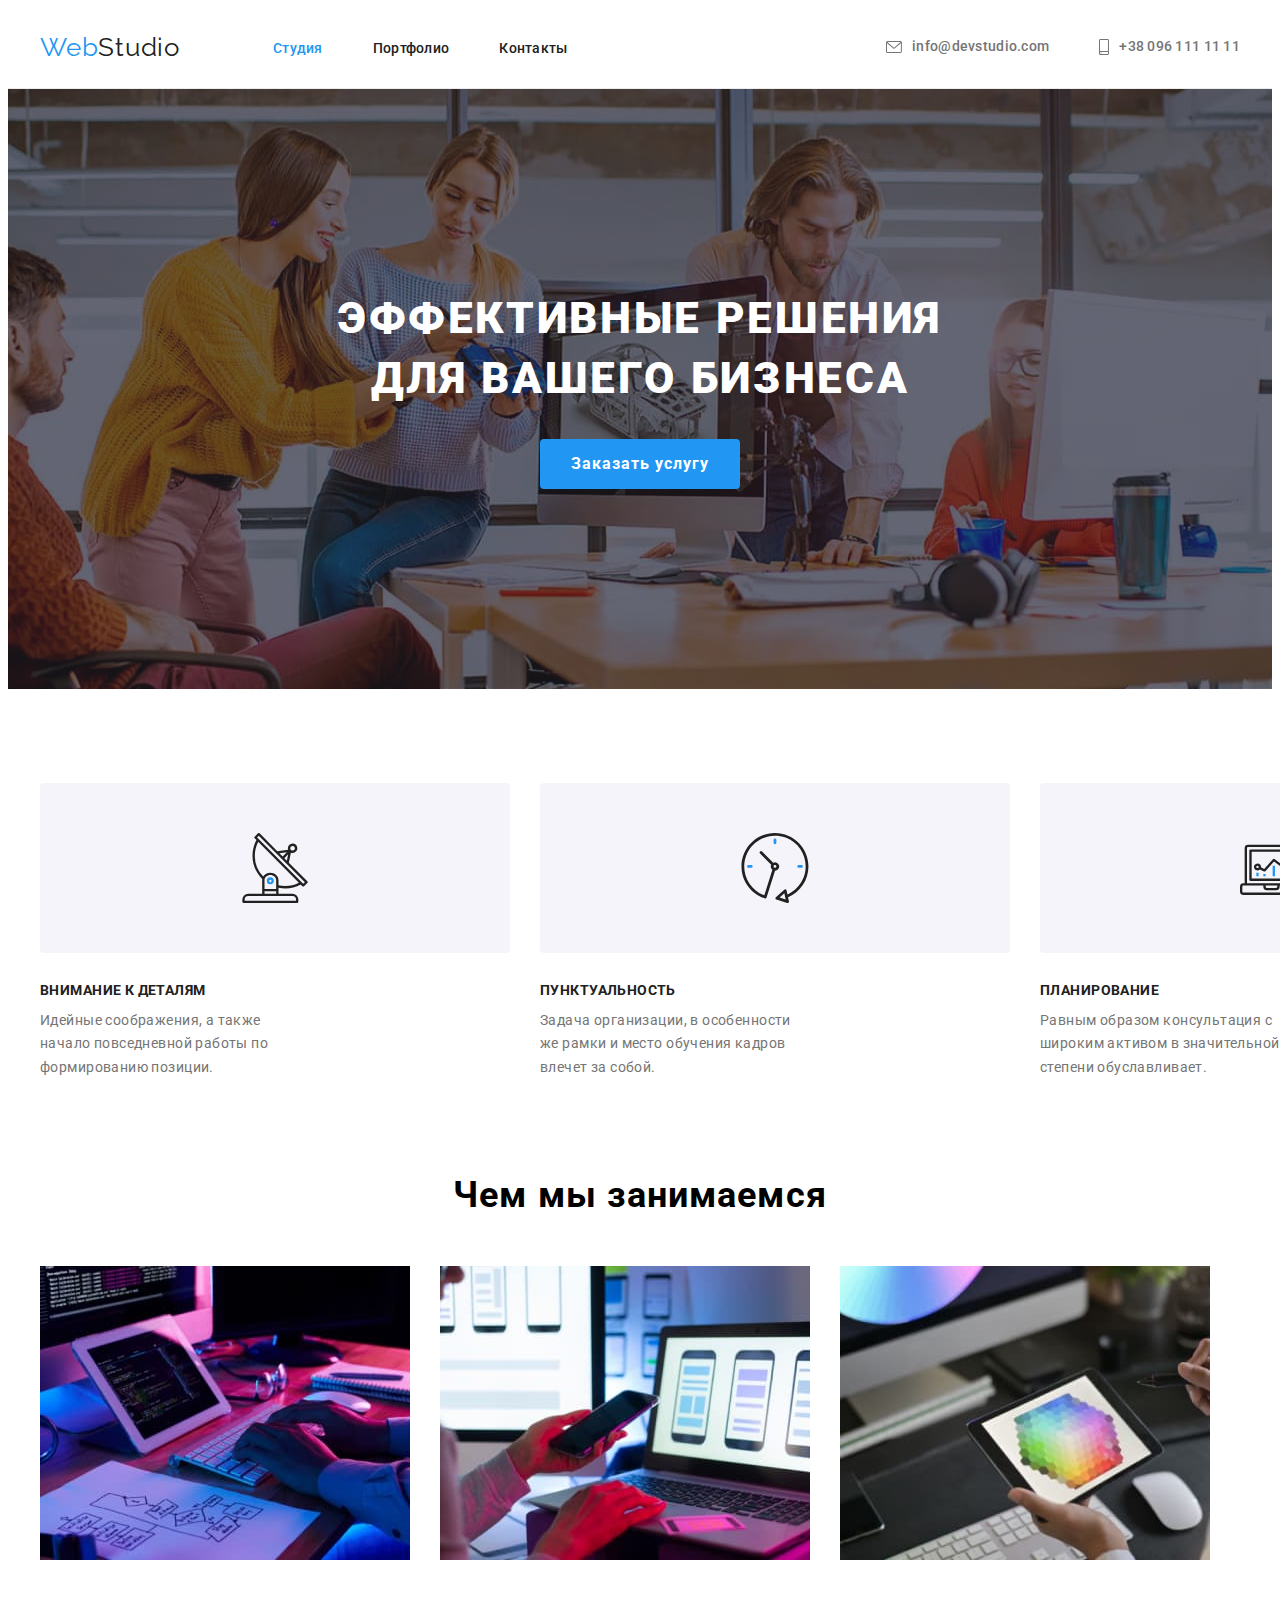
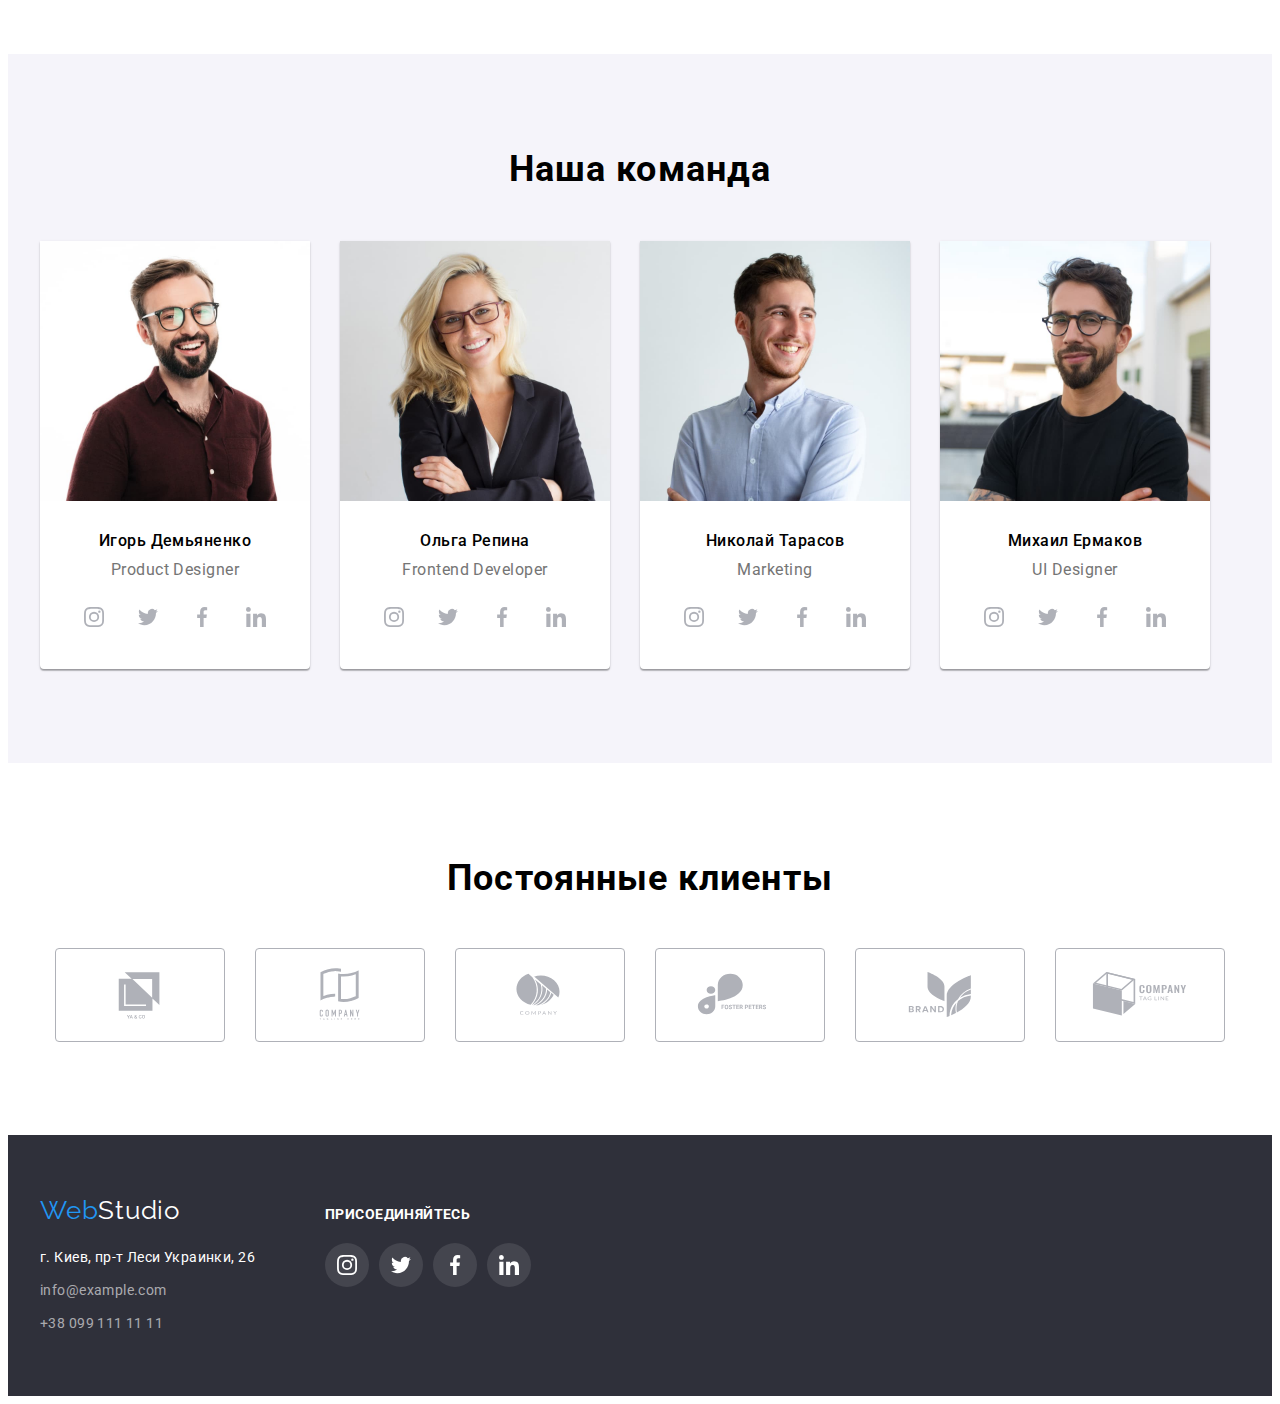
<file: index.html>
<!DOCTYPE html>
<html lang="ru">
  <head>
    <meta charset="UTF-8" />
    <meta http-equiv="X-UA-Compatible" content="IE=edge" />
    <meta name="viewport" content="width=device-width, initial-scale=1.0" />
    <title>Студия</title>
    <link
      href="https://fonts.googleapis.com/css2?family=Raleway:wght@700&family=Roboto:wght@400;500;700;900&display=swap"
      rel="stylesheet"
    />
    <link
      rel="stylesheet"
      href="https://cdnjs.cloudflare.com/ajax/libs/modern-normalize/1.1.0/modern-normalize.min.css"
      integrity="sha512-wpPYUAdjBVSE4KJnH1VR1HeZfpl1ub8YT/NKx4PuQ5NmX2tKuGu6U/JRp5y+Y8XG2tV+wKQpNHVUX03MfMFn9Q=="
      crossorigin="anonymous"
      referrerpolicy="no-referrer"
    />
    <link rel="stylesheet" href="./css/styles.css" />
  </head>

  <body>
    <!--Шапка-->
    <header class="page-header">
      <div class="container header-container">
        <nav class="nav-list">
          <a href="./index.html" class="logo">Web<span class="accent-header">Studio</span></a>
          <ul class="site-nav list">
            <li class="header-item"><a href="./index.html" class="item current">Студия</a></li>
            <li class="header-item"><a href="./portfolio.html" class="item">Портфолио</a></li>
            <li class="header-item"><a href="" class="item">Контакты</a></li>
          </ul>
        </nav>
        <ul class="contacts-header list">
          <li class="contact-item">
            <div class="container-nav">
              <a href="mailto:info@devstudio.com" class="link link-mail"
                >info@devstudio.com
                <svg width="16" height="12" class="nav-icon">
                  <use href="./images/sprite.svg#icon-envelope"></use>
                </svg>
              </a>
            </div>
          </li>
          <li class="contact-item">
            <div class="container-nav">
              <a href="tel:+380961111111" class="link"
                >+38 096 111 11 11
                <svg width="10" height="16" class="nav-icon">
                  <use href="./images/sprite.svg#icon-smartphone"></use>
                </svg>
              </a>
            </div>
          </li>
        </ul>
      </div>
    </header>
    <main>
      <!--Герой-->
      <section class="hero">
        <div class="container">
          <h1 class="hero-title">Эффективные решения для вашего бизнеса</h1>
          <button type="button" class="hero-button">Заказать услугу</button>
        </div>
      </section>
      <!--Наши преимущества-->
      <section class="section section-padding">
        <div class="container">
          <h2 class="visually-hidden">Наши преимущества</h2>
          <ul class="list advantages-container">
            <li class="advantages-list">
              <div class="icon-container">
                <svg class="advantages-icon">
                  <use href="./images/sprite.svg#icon-antenna"></use>
                </svg>
              </div>
              <h3 class="advantages-title">Внимание к деталям</h3>
              <p class="advantages-descr">
                Идейные соображения, а также начало повседневной работы по формированию позиции.
              </p>
            </li>
            <li class="advantages-list">
              <div class="icon-container">
                <svg class="advantages-icon">
                  <use href="./images/sprite.svg#icon-clock"></use>
                </svg>
              </div>
              <h3 class="advantages-title">Пунктуальность</h3>
              <p class="advantages-descr">
                Задача организации, в особенности же рамки и место обучения кадров влечет за собой.
              </p>
            </li>
            <li class="advantages-list">
              <div class="icon-container">
                <svg class="advantages-icon">
                  <use href="./images/sprite.svg#icon-diagram"></use>
                </svg>
              </div>
              <h3 class="advantages-title">Планирование</h3>
              <p class="advantages-descr">
                Равным образом консультация с широким активом в значительной степени обуславливает.
              </p>
            </li>
            <li class="advantages-list">
              <div class="icon-container">
                <svg class="advantages-icon">
                  <use href="./images/sprite.svg#icon-astronaut"></use>
                </svg>
              </div>
              <h3 class="advantages-title">Современные технологии</h3>
              <p class="advantages-descr">
                Значимость этих проблем настолько очевидна, что реализация плановых заданий.
              </p>
            </li>
          </ul>
        </div>
      </section>
      <!--Чем мы занимаемся-->
      <section class="section">
        <div class="container">
          <h2 class="section-title">Чем мы занимаемся</h2>
          <ul class="list works-container">
            <li class="works-item">
              <img
                src="images/activity1.jpg"
                alt="Клавиатура, руки и планшет"
                width="370"
                height="294"
              />
            </li>
            <li class="works-item">
              <img
                src="images/activity2.jpg"
                alt="Телефон, руки и ноутбук"
                width="370"
                height="294"
              />
            </li>
            <li class="works-item">
              <img src="images/activity3.jpg" alt="Руки и планшет" width="370" height="294" />
            </li>
          </ul>
        </div>
      </section>
      <!--Наша команда-->
      <section class="section team">
        <div class="container">
          <h2 class="section-title">Наша команда</h2>
          <ul class="list team-container">
            <li class="team-list">
              <img
                src="images/member1.jpg"
                alt="Мужчина в бордовой рубашке и очках"
                width="270"
                height="260"
              />
              <div class="member-container">
                <h3 class="team-member">Игорь Демьяненко</h3>
                <p class="team-position">Product Designer</p>
              </div>
              <ul class="list team-wrapper">
                <li class="team-list-container">
                  <a href="" class="team-icon-link">
                    <svg class="team-icon-container">
                      <use href="./images/sprite.svg#icon-instagram"></use>
                    </svg>
                  </a>
                </li>
                <li class="team-list-container">
                  <a href="" class="team-icon-link">
                    <svg class="team-icon-container">
                      <use href="./images/sprite.svg#icon-twitter"></use>
                    </svg>
                  </a>
                </li>
                <li class="team-list-container">
                  <a href="" class="team-icon-link">
                    <svg class="team-icon-container">
                      <use href="./images/sprite.svg#icon-facebook"></use>
                    </svg>
                  </a>
                </li>
                <li class="team-list-container">
                  <a href="" class="team-icon-link">
                    <svg class="team-icon-container">
                      <use href="./images/sprite.svg#icon-linkedin"></use>
                    </svg>
                  </a>
                </li>
              </ul>
            </li>
            <li class="team-list">
              <img
                src="images/member2.jpg"
                alt="Женщина в пиджаке и очках"
                width="270"
                height="260"
              />
              <div class="member-container">
                <h3 class="team-member">Ольга Репина</h3>
                <p class="team-position">Frontend Developer</p>
              </div>
              <ul class="list team-wrapper">
                <li class="team-list-container">
                  <a href="" class="team-icon-link">
                    <svg class="team-icon-container">
                      <use href="./images/sprite.svg#icon-instagram"></use>
                    </svg>
                  </a>
                </li>
                <li class="team-list-container">
                  <a href="" class="team-icon-link">
                    <svg class="team-icon-container">
                      <use href="./images/sprite.svg#icon-twitter"></use>
                    </svg>
                  </a>
                </li>
                <li class="team-list-container">
                  <a href="" class="team-icon-link">
                    <svg class="team-icon-container">
                      <use href="./images/sprite.svg#icon-facebook"></use>
                    </svg>
                  </a>
                </li>
                <li class="team-list-container">
                  <a href="" class="team-icon-link">
                    <svg class="team-icon-container">
                      <use href="./images/sprite.svg#icon-linkedin"></use>
                    </svg>
                  </a>
                </li>
              </ul>
            </li>
            <li class="team-list">
              <img
                src="images/member3.jpg"
                alt="Мужчина в голубой рубашке"
                width="270"
                height="260"
              />
              <div class="member-container">
                <h3 class="team-member">Николай Тарасов</h3>
                <p class="team-position">Marketing</p>
              </div>
              <ul class="list team-wrapper">
                <li class="team-list-container">
                  <a href="" class="team-icon-link">
                    <svg class="team-icon-container">
                      <use href="./images/sprite.svg#icon-instagram"></use>
                    </svg>
                  </a>
                </li>
                <li class="team-list-container">
                  <a href="" class="team-icon-link">
                    <svg class="team-icon-container">
                      <use href="./images/sprite.svg#icon-twitter"></use>
                    </svg>
                  </a>
                </li>
                <li class="team-list-container">
                  <a href="" class="team-icon-link">
                    <svg class="team-icon-container">
                      <use href="./images/sprite.svg#icon-facebook"></use>
                    </svg>
                  </a>
                </li>
                <li class="team-list-container">
                  <a href="" class="team-icon-link">
                    <svg class="team-icon-container">
                      <use href="./images/sprite.svg#icon-linkedin"></use>
                    </svg>
                  </a>
                </li>
              </ul>
            </li>
            <li class="team-list">
              <img
                src="images/member4.jpg"
                alt="Мужчина в черной футболке и очках"
                width="270"
                height="260"
              />
              <div class="member-container">
                <h3 class="team-member">Михаил Ермаков</h3>
                <p class="team-position">UI Designer</p>
              </div>
              <ul class="list team-wrapper">
                <li class="team-list-container">
                  <a href="" class="team-icon-link">
                    <svg class="team-icon-container">
                      <use href="./images/sprite.svg#icon-instagram"></use>
                    </svg>
                  </a>
                </li>
                <li class="team-list-container">
                  <a href="" class="team-icon-link">
                    <svg class="team-icon-container">
                      <use href="./images/sprite.svg#icon-twitter"></use>
                    </svg>
                  </a>
                </li>
                <li class="team-list-container">
                  <a href="" class="team-icon-link">
                    <svg class="team-icon-container">
                      <use href="./images/sprite.svg#icon-facebook"></use>
                    </svg>
                  </a>
                </li>
                <li class="team-list-container">
                  <a href="" class="team-icon-link">
                    <svg class="team-icon-container">
                      <use href="./images/sprite.svg#icon-linkedin"></use>
                    </svg>
                  </a>
                </li>
              </ul>
            </li>
          </ul>
        </div>
      </section>
      <!-- Клиенты -->
      <section class="section">
        <div class="container">
          <h2 class="section-title">Постоянные клиенты</h2>
          <ul class="list clients-wrapper">
            <li class="clients-item">
              <a href="" class="clients-item-link">
                <svg class="clients-icon">
                  <use href="./images/sprite.svg#icon-logo-1"></use>
                </svg>
              </a>
            </li>
            <li class="clients-item">
              <a href="" class="clients-item-link">
                <svg class="clients-icon">
                  <use href="./images/sprite.svg#icon-logo-2"></use>
                </svg>
              </a>
            </li>
            <li class="clients-item">
              <a href="" class="clients-item-link">
                <svg class="clients-icon">
                  <use href="./images/sprite.svg#icon-logo-3"></use>
                </svg>
              </a>
            </li>
            <li class="clients-item">
              <a href="" class="clients-item-link">
                <svg class="clients-icon">
                  <use href="./images/sprite.svg#icon-logo-4"></use>
                </svg>
              </a>
            </li>
            <li class="clients-item">
              <a href="" class="clients-item-link">
                <svg class="clients-icon">
                  <use href="./images/sprite.svg#icon-logo-5"></use>
                </svg>
              </a>
            </li>
            <li class="clients-item">
              <a href="" class="clients-item-link">
                <svg class="clients-icon">
                  <use href="./images/sprite.svg#icon-logo-6"></use>
                </svg>
              </a>
            </li>
          </ul>
        </div>
      </section>
    </main>
    <!--Подвал-->
    <footer class="content">
      <div class="main-footer-container">
        <div class="footer-wrapper">
          <a href="./index.html" class="logo">Web<span class="accent-footer">Studio</span></a>
          <address>г. Киев, пр-т Леси Украинки, 26</address>
          <ul class="contacts-footer list">
            <li class="footer-link">
              <a href="mailto:info@example.com" class="link-item">info@example.com</a>
            </li>
            <li>
              <a href="tel:+380991111111" class="link-item">+38 099 111 11 11</a>
            </li>
          </ul>
        </div>
        <div>
          <h3 class="footer-title">присоединяйтесь</h3>
          <ul class="list footer-nav-list">
            <li class="footer-item-list">
              <a href="" class="footer-item-link">
                <svg class="footer-icons">
                  <use href="./images/sprite.svg#icon-instagram"></use>
                </svg>
              </a>
            </li>
            <li class="footer-item-list">
              <a href="" class="footer-item-link">
                <svg class="footer-icons">
                  <use href="./images/sprite.svg#icon-twitter"></use>
                </svg>
              </a>
            </li>
            <li class="footer-item-list">
              <a href="" class="footer-item-link">
                <svg class="footer-icons">
                  <use href="./images/sprite.svg#icon-facebook"></use>
                </svg>
              </a>
            </li>
            <li class="footer-item-list">
              <a href="" class="footer-item-link">
                <svg class="footer-icons">
                  <use href="./images/sprite.svg#icon-linkedin"></use>
                </svg>
              </a>
            </li>
          </ul>
        </div>
      </div>
    </footer>
  </body>
</html>
</file>
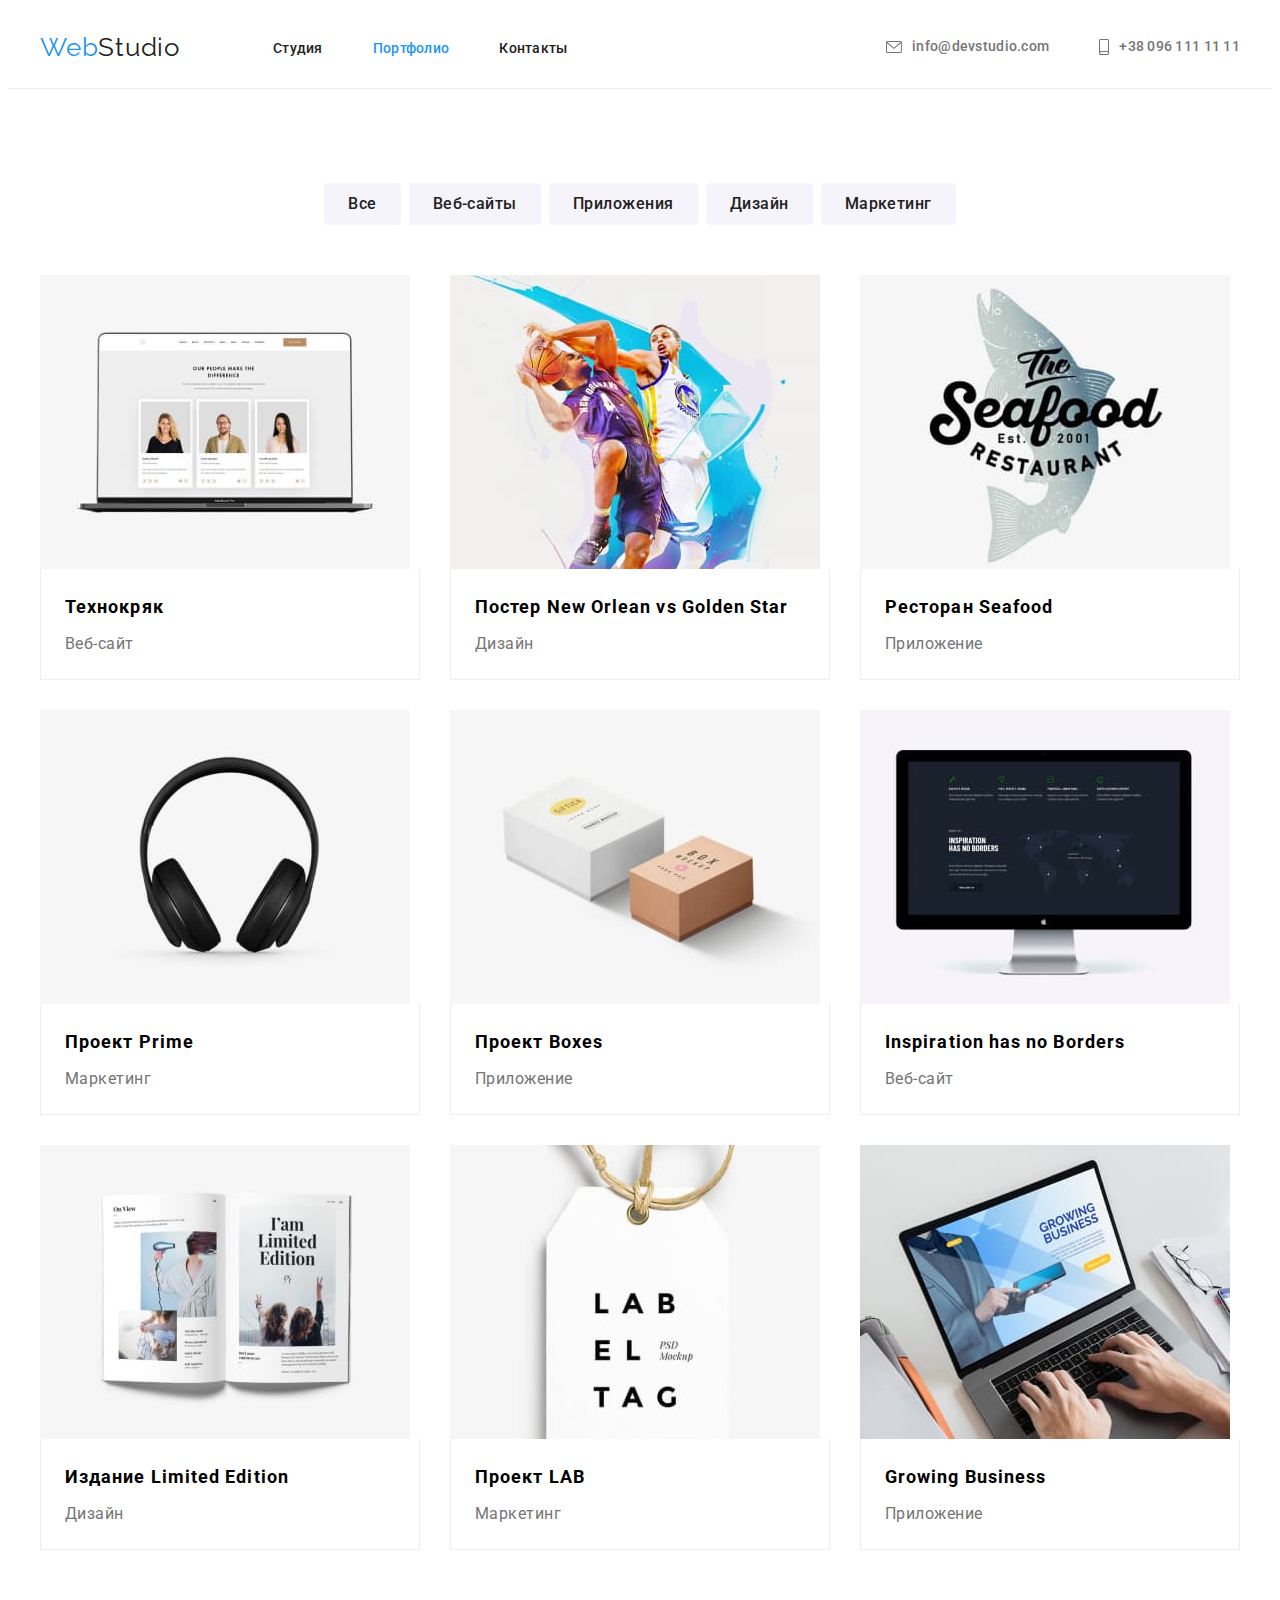
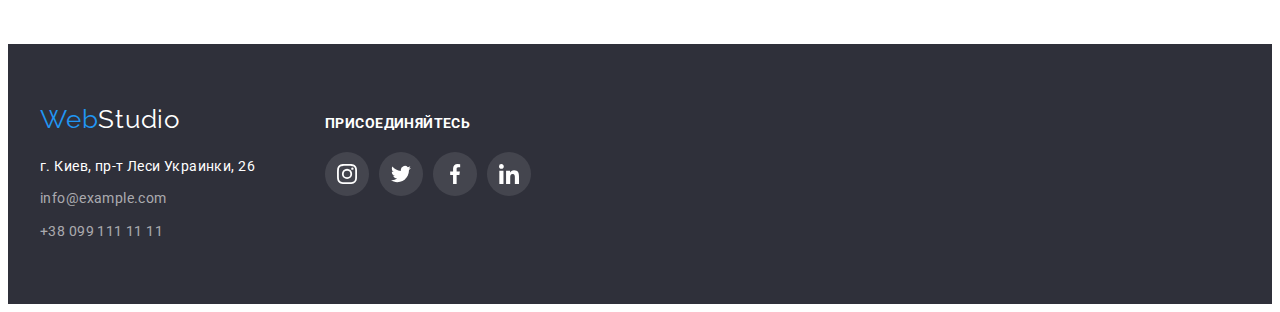
<file: portfolio.html>
<!DOCTYPE html>
<html lang="ru">
  <head>
    <meta charset="UTF-8" />
    <meta http-equiv="X-UA-Compatible" content="IE=edge" />
    <meta name="viewport" content="width=device-width, initial-scale=1.0" />
    <title>Портфолио</title>
    <link
      href="https://fonts.googleapis.com/css2?family=Raleway:wght@700&family=Roboto:wght@400;500;700;900&display=swap"
      rel="stylesheet"
    />
    <link
      rel="stylesheet"
      href="https://cdnjs.cloudflare.com/ajax/libs/modern-normalize/1.1.0/modern-normalize.min.css"
      integrity="sha512-wpPYUAdjBVSE4KJnH1VR1HeZfpl1ub8YT/NKx4PuQ5NmX2tKuGu6U/JRp5y+Y8XG2tV+wKQpNHVUX03MfMFn9Q=="
      crossorigin="anonymous"
      referrerpolicy="no-referrer"
    />
    <link rel="stylesheet" href="./css/styles.css" />
  </head>
  <body>
    <!--Шапка-->
    <header class="page-header">
      <div class="container header-container">
        <nav class="nav-list">
          <a href="./index.html" class="logo">Web<span class="accent-header">Studio</span></a>
          <ul class="site-nav list">
            <li class="header-item"><a href="./index.html" class="item">Студия</a></li>
            <li class="header-item">
              <a href="./portfolio.html" class="item current">Портфолио</a>
            </li>
            <li class="header-item"><a href="" class="item">Контакты</a></li>
          </ul>
        </nav>
        <ul class="contacts-header list">
          <li class="contact-item">
            <div class="container-nav">
              <a href="mailto:info@devstudio.com" class="link link-mail"
                >info@devstudio.com
                <svg width="16" height="12" class="nav-icon">
                  <use href="./images/sprite.svg#icon-envelope"></use>
                </svg>
              </a>
            </div>
          </li>
          <li class="contact-item">
            <div class="container-nav">
              <a href="tel:+380961111111" class="link"
                >+38 096 111 11 11
                <svg width="10" height="16" class="nav-icon">
                  <use href="./images/sprite.svg#icon-smartphone"></use>
                </svg>
              </a>
            </div>
          </li>
        </ul>
      </div>
    </header>
    <main>
      <!--Список работ-->
      <section class="section">
        <div class="container">
          <h1 class="visually-hidden">Наши работы</h1>
          <ul class="filter-list list">
            <li class="filter-btn"><button type="button" class="filter">Все</button></li>
            <li class="filter-btn"><button type="button" class="filter">Веб-сайты</button></li>
            <li class="filter-btn"><button type="button" class="filter">Приложения</button></li>
            <li class="filter-btn"><button type="button" class="filter">Дизайн</button></li>
            <li class="filter-btn"><button type="button" class="filter">Маркетинг</button></li>
          </ul>
          <ul class="works list">
            <li class="works-example">
              <img src="images/work1.jpg" alt="Ноутбук" width="370" height="294" />
              <div class="container-example">
                <h2 class="works-title">Технокряк</h2>
                <p class="works-descr">Веб-сайт</p>
              </div>
            </li>
            <li class="works-example">
              <img src="images/work2.jpg" alt="Игроки в баскетбол" width="370" height="294" />
              <div class="container-example">
                <h2 class="works-title">Постер New Orlean vs Golden Star</h2>
                <p class="works-descr">Дизайн</p>
              </div>
            </li>
            <li class="works-example">
              <img src="images/work3.jpg" alt="Логотип ресторана" width="370" height="294" />
              <div class="container-example">
                <h2 class="works-title">Ресторан Seafood</h2>
                <p class="works-descr">Приложение</p>
              </div>
            </li>
            <li class="works-example">
              <img src="images/work4.jpg" alt="Наушники" width="370" height="294" />
              <div class="container-example">
                <h2 class="works-title">Проект Prime</h2>
                <p class="works-descr">Маркетинг</p>
              </div>
            </li>
            <li class="works-example">
              <img src="images/work5.jpg" alt="Маленькие коробки" width="370" height="294" />
              <div class="container-example">
                <h2 class="works-title">Проект Boxes</h2>
                <p class="works-descr">Приложение</p>
              </div>
            </li>
            <li class="works-example">
              <img src="images/work6.jpg" alt="Монитор" width="370" height="294" />
              <div class="container-example">
                <h2 class="works-title">Inspiration has no Borders</h2>
                <p class="works-descr">Веб-сайт</p>
              </div>
            </li>
            <li class="works-example">
              <img src="images/work7.jpg" alt="Открытая книга" width="370" height="294" />
              <div class="container-example">
                <h2 class="works-title">Издание Limited Edition</h2>
                <p class="works-descr">Дизайн</p>
              </div>
            </li>
            <li class="works-example">
              <img src="images/work8.jpg" alt="Бирка" width="370" height="294" />
              <div class="container-example">
                <h2 class="works-title">Проект LAB</h2>
                <p class="works-descr">Маркетинг</p>
              </div>
            </li>
            <li class="works-example">
              <img src="images/work9.jpg" alt="Руки и ноутбук" width="370" height="294" />
              <div class="container-example">
                <h2 class="works-title">Growing Business</h2>
                <p class="works-descr">Приложение</p>
              </div>
            </li>
          </ul>
        </div>
      </section>
    </main>
    <!--Подвал-->
    <footer class="content">
      <div class="main-footer-container">
        <div class="footer-wrapper">
          <a href="./index.html" class="logo">Web<span class="accent-footer">Studio</span></a>
          <address>г. Киев, пр-т Леси Украинки, 26</address>
          <ul class="contacts-footer list">
            <li class="footer-link">
              <a href="mailto:info@example.com" class="link-item">info@example.com</a>
            </li>
            <li>
              <a href="tel:+380991111111" class="link-item">+38 099 111 11 11</a>
            </li>
          </ul>
        </div>
        <div>
          <h3 class="footer-title">присоединяйтесь</h3>
          <ul class="list footer-nav-list">
            <li class="footer-item-list">
              <a href="" class="footer-item-link">
                <svg class="footer-icons">
                  <use href="./images/sprite.svg#icon-instagram"></use>
                </svg>
              </a>
            </li>
            <li class="footer-item-list">
              <a href="" class="footer-item-link">
                <svg class="footer-icons">
                  <use href="./images/sprite.svg#icon-twitter"></use>
                </svg>
              </a>
            </li>
            <li class="footer-item-list">
              <a href="" class="footer-item-link">
                <svg class="footer-icons">
                  <use href="./images/sprite.svg#icon-facebook"></use>
                </svg>
              </a>
            </li>
            <li class="footer-item-list">
              <a href="" class="footer-item-link">
                <svg class="footer-icons">
                  <use href="./images/sprite.svg#icon-linkedin"></use>
                </svg>
              </a>
            </li>
          </ul>
        </div>
      </div>
    </footer>
  </body>
</html>
</file>
<file: css/styles.css>
/* Основной цвет текста - #212121 */
/* Вторичный цвет текста - #757575 */
/* Акцент - #2196F3 */
/* Цвет фона страницы - #FFFFFF */
/* Цвет кнопок - #F5F4FA */
/* Цвет иконок - #afb1b8 */
/* Цвет ссылок в футере - rgba(255, 255, 255, 0.6);  */
/* Цвет фона героя и футера - #2F303A */

:root {
  --primary-text-color: #212121;
  --title-text-color: #757575;
  --accent-color: #2196f3;
  --contact-footer-color: rgba(255, 255, 255, 0.6);
  --background-color: #ffffff;
  --context-color: #2F303A;
  --button-color: #F5F4FA;
  --border-color: #ececec;
  --icons-color: #afb1b8;
}

body {
  font-family: Roboto, sans-serif;
  color: var(--primary-text-color)
  background-color: var(--background-color);
}

h1, h2, h3, h4, h5, h6, p {
  margin: 0;
}

img {
  display: block;
  max-width: 100%;
  height: auto;
}

.list {
  list-style: none;
  margin: 0;
  padding: 0;
}

.visually-hidden {
  position: absolute;
  white-space: nowrap;
  width: 1px;
  height: 1px;
  overflow: hidden;
  border: 0;
  padding: 0;
  clip: rect(0 0 0 0);
  clip-path: inset(50%);
  margin: -1px;
}

.container {
  width: 1200px;
  padding-left: 15px;
  padding-right: 15px;
  margin-left: auto;
  margin-right: auto;
}

.section {
  padding-top: 94px;
  padding-bottom: 94px;
}

.section-padding {
  padding-bottom: 0;
}

.section-title {
  font-weight: 700;
  font-size: 36px;
  line-height: 1.17;
  text-align: center;
  letter-spacing: 0.03em;

  margin-bottom: 50px;
}

/* Header&Footer */

.page-header {
  border-bottom: 1px solid var(--border-color);
  padding-top: 24px;
  padding-bottom: 25px;
}

.logo {
  font-family: Raleway, sans-serif;
  font-size: 26px;
  line-height: 1.19;
  letter-spacing: 0.03em;
  text-decoration: none;
  color: var(--accent-color);
}

.header-container {
  display: flex;
  align-items: center;
  justify-content: space-between;
}

.site-nav {
  display: flex;
  align-items: center;
}

.nav-list {
  display: flex;
}

.contacts-header {
  display: flex;
  align-items: center;
}

.header-item:not(:last-child) {
  margin-right: 50px;
}

.header-item:first-child {
  margin-left: 93px;
}

.site-nav .item {
  font-weight: 500;
  font-size: 14px;
  line-height: 1.14;
  letter-spacing: 0.02em;
  text-decoration: none;
  color: var(--primary-text-color)
}

.site-nav .item:hover,
.site-nav .item:focus {
  color: var(--accent-color);
}

.site-nav .item.current {
  font-weight: 500;
  font-size: 14px;
  line-height: 1.14;
  letter-spacing: 0.02em;
  text-decoration: none;
  color: var(--accent-color);
}

.container-nav {
  display: flex;
  justify-content: center;
  align-items: center;
}

.link-mail,
.link {
  display: flex;
  flex-direction: row-reverse;
  justify-content: center;
  align-items: center;
}

.nav-icon {
  margin-right: 10px;
}

.nav-icon-phone {
  width: 10px;
  height: 16px;
}

.container-nav:not(:last-child){
  margin-right: 30px;
}

.contacts-header .link {
  font-weight: 500;
  font-size: 14px;
  line-height: 1.14;
  letter-spacing: 0.02em;
  text-decoration: none;
  color: var(--title-text-color);
}

.contact-item:not(:last-child) {
  margin-right: 50px;
}

.container-nav .link-mail:hover,
.container-nav .link-mail:focus,
.container-nav .link:hover,
.container-nav .link:focus {
  color: var(--accent-color)
}

.nav-icon {
  fill: currentColor;
}

.contacts-footer .link-item {
  font-size: 14px;
  line-height: 1.71;
  letter-spacing: 0.03em;
  text-decoration: none;
  color: var(--contact-footer-color);
}

.contacts-footer .link-item:hover,
.contacts-footer .link-item:focus {
  color: var(--accent-color);
}

.accent-header {
  color: var(--primary-text-color);
}

.accent-footer {
  color: var(--background-color);
}

.content {
  background-color: var(--context-color);

  padding-top: 60px;
  padding-bottom: 60px;
}

.footer-link {
  margin-bottom: 9px;
}

address {
  font-style: normal;
  font-size: 14px;
  line-height: 1.71;
  letter-spacing: 0.03em;
  color: var(--background-color);

  margin-top: 20px;
  margin-bottom: 9px;
}

.main-footer-container {
  max-width: 1200px;
  display: flex;
  align-items: baseline;
  margin-right: auto;
  margin-left: auto;
}

.footer-wrapper {
  margin-right: 70px;
}

.footer-title {
  font-weight: 700;
  font-size: 14px;
  line-height: 1.14;
  letter-spacing: 0.03em;
  text-transform: uppercase;
  color: var(--background-color);
  margin-bottom: 20px;
}

.footer-nav-list {
  display: flex;
}

.footer-item-list {
  display: flex;
  justify-content: center;
  align-items: center;
  width: 44px;
  height: 44px;

  margin-right: 10px;
}

.footer-item-link {
  display: flex;
  width: 100%;
  height: 100%;
  border-radius: 50%;
  background: rgba(255, 255, 255, 0.1);
  justify-content: center;
  align-items: center;
}

.footer-item-link:hover,
.footer-item-link:focus {
  background-color: var(--accent-color) ;
}

.footer-icons {
  width: 20px;
  height: 20px;
  fill: var(--background-color);
}

/* Buttons */

.hero-button {
  font-family: inherit;
  font-weight: 700;
  font-size: 16px;
  line-height: 1.87;
  text-align: center;
  letter-spacing: 0.06em;
  color: var(--background-color);
  background-color: var(--accent-color);
  cursor: pointer;

  display: block;
  margin-left: auto;
  margin-right: auto;
  min-width: 200px;
  min-height: 50px;
  border-radius: 4px;
  border-color: transparent;
}

.hero-button:hover,
.hero-button:focus {
  box-shadow: 0px 4px 4px rgba(0, 0, 0, 0.15);
}

.filter-list .filter {
  font-family: inherit;
  font-weight: 500;
  font-size: 16px;
  line-height: 1.62;
  text-align: center;
  letter-spacing: 0.03em;
  color: var(--primary-text-color);
  background-color: var(--button-color);
  cursor: pointer;
}

.filter-list .filter:hover,
.filter-list .filter:focus {
  color: var(--background-color);
  background-color: var(--accent-color);
  box-shadow: 0px 3px 1px rgba(0, 0, 0, 0.1), 0px 1px 2px rgba(0, 0, 0, 0.08), 0px 2px 2px rgba(0, 0, 0, 0.12);
}

.filter-list {
  display: flex;
  margin-bottom: 50px;
  justify-content: center;
}

.filter {
  padding-top: 6px;
  padding-right: 22px;
  padding-bottom: 6px;
  padding-left: 22px;
  border-radius: 4px;
  border-color: transparent;
}

.filter-btn:not(:last-child) {
  margin-right: 8px;
}

/* WORKS Portfolio */

.works {
  display: flex;
  flex-wrap: wrap;
  margin-right: -30px;
  margin-bottom: -30px;
}

.works-example {
  flex-basis: calc(100% / 3 - 30px);
  margin-right: 30px;
  margin-bottom: 30px;
}

.works-example:hover {
  box-shadow: 0px 1px 1px rgba(0, 0, 0, 0.12), 0px 4px 4px rgba(0, 0, 0, 0.06), 1px 4px 6px rgba(0, 0, 0, 0.16);
  cursor: pointer;
}

.works-title {
  font-weight: 700;
  font-size: 18px;
  line-height: 2;
  letter-spacing: 0.06em;
}

.works-descr {
  font-size: 16px;
  line-height: 1.87;
  letter-spacing: 0.03em;
  color: var(--title-text-color);

  margin-top: 4px;
}

.container-example {
  border-right: 1px solid #eeeeee;
  border-bottom: 1px solid #eeeeee;
  border-left: 1px solid #eeeeee;
  padding-top: 20px;
  padding-right: 24px;
  padding-bottom: 20px;
  padding-left: 24px;
}

/* Hero */

.hero {
  background-color: var(--context-color);
  background-image: linear-gradient(rgba(47, 48, 58, 0.4), rgba(47, 48, 58, 0.4)), url(../images/hero-img.jpg);
  background-repeat: no-repeat;
  background-position: center;
  background-size: cover;
  max-width: 1600px;
  margin: 0 auto;

  padding-top: 200px;
  padding-bottom: 200px;
}

.hero-title {
  font-weight: 900;
  font-size: 44px;
  line-height: 1.36;
  text-align: center;
  letter-spacing: 0.06em;
  text-transform: uppercase;
  color: var(--background-color);

  margin-left: auto;
  margin-right: auto;
  margin-bottom: 30px;
  max-width: 696px;
}

/* Works */

.works-container {
  display: flex;
}

.works-item:not(:last-child) {
  margin-right: 30px;
}

/* Advantages */

.advantages-container {
  display: flex;
}

.advantages-list:not(:last-child) {
  margin-right: 30px;
}

.advantages-title {
  font-weight: 700;
  font-size: 14px;
  line-height: 1.14;
  letter-spacing: 0.03em;
  text-transform: uppercase;
  color: var(--primary-text-color);
  margin-bottom: 10px;
}

.icon-container {
  display: flex;
  justify-content: center;
  align-items: center;
  background-color: var(--button-color);
  width: 270px;
  height: 120px;
  border-radius: 4px;

  margin-bottom: 30px;
  padding: 25px 100px;
}

.advantages-icon {
  width: 70px;
  height: 70px;
}

.advantages-descr {
  font-size: 14px;
  line-height: 1.71;
  letter-spacing: 0.03em;
  color: var(--title-text-color);

  max-width: 270px;
  margin-right: 10px;
}

/* Team */

.team {
  background-color: var(--button-color);
}

.team-container {
  display: flex;
}

.team-list {
  background: var(--background-color);
  box-shadow: 0px 1px 3px rgba(0, 0, 0, 0.12), 0px 1px 1px rgba(0, 0, 0, 0.14), 0px 2px 1px rgba(0, 0, 0, 0.2);
  border-radius: 0px 0px 4px 4px;

  margin-right: 30px;
}

.team-list:last-child {
  margin-right: 0;
}

.member-container {
  padding-top: 30px;
}

.team-member {
  font-weight: 500;
  font-size: 16px;
  line-height: 1.19;
  letter-spacing: 0.03em;
  text-align: center;
}

.team-position {
  font-size: 16px;
  line-height: 1.19;
  letter-spacing: 0.03em;
  color: var(--title-text-color);
  text-align: center;

  margin-top: 10px;
}

.team-wrapper {
  display: flex;
  justify-content: center;
  align-items: center;
  margin-top: 16px;
  padding-right: 32px;
  padding-bottom: 30px;
  padding-left: 32px;
}

.team-list-container {
  display: flex;
  justify-content: center;
  align-items: center;
  width: 44px;
  height: 44px;
}

.team-list-container:not(:last-child) {
  margin-right: 10px;
}

.team-icon-link {
  width: 100%;
  height: 100%;
  display: flex;
  border-radius: 50%;
  justify-content: center;
  align-items: center;
}

.team-icon-link:hover,
.team-icon-link:focus {
  background-color: var(--accent-color);
}

.team-icon-link:hover .team-icon-container,
.team-icon-link:focus .team-icon-container {
  fill: var(--background-color)
}

.team-icon-container {
  width: 20px;
  height: 20px;
  fill: var(--icons-color);
}

/* Clients */

.clients-wrapper {
  display: flex;
  justify-content: center;
}

.clients-item {
  display: flex;
  justify-content: center;
  align-items: center;
  width: 170px;
  height: 92px;
  margin-right: 30px;
}

.clients-item:last-child {
  margin-right: 0;
}

.clients-item-link {
  display: flex;
  justify-content: center;
  align-items: center;
  width: 100%;
  height: 100%;
  border: 1px solid var(--icons-color);
  border-radius: 4px;
}

.clients-icon {
  width: 106px;
  height: 60px;
  fill: var(--icons-color);
}

.clients-item-link:hover .clients-icon,
.clients-item-link:focus .clients-icon {
  fill: var(--accent-color);
}

.clients-item:hover .clients-item-link,
.clients-item:focus .clients-item-link {
  border: 1px solid var(--accent-color);
}
</file>
